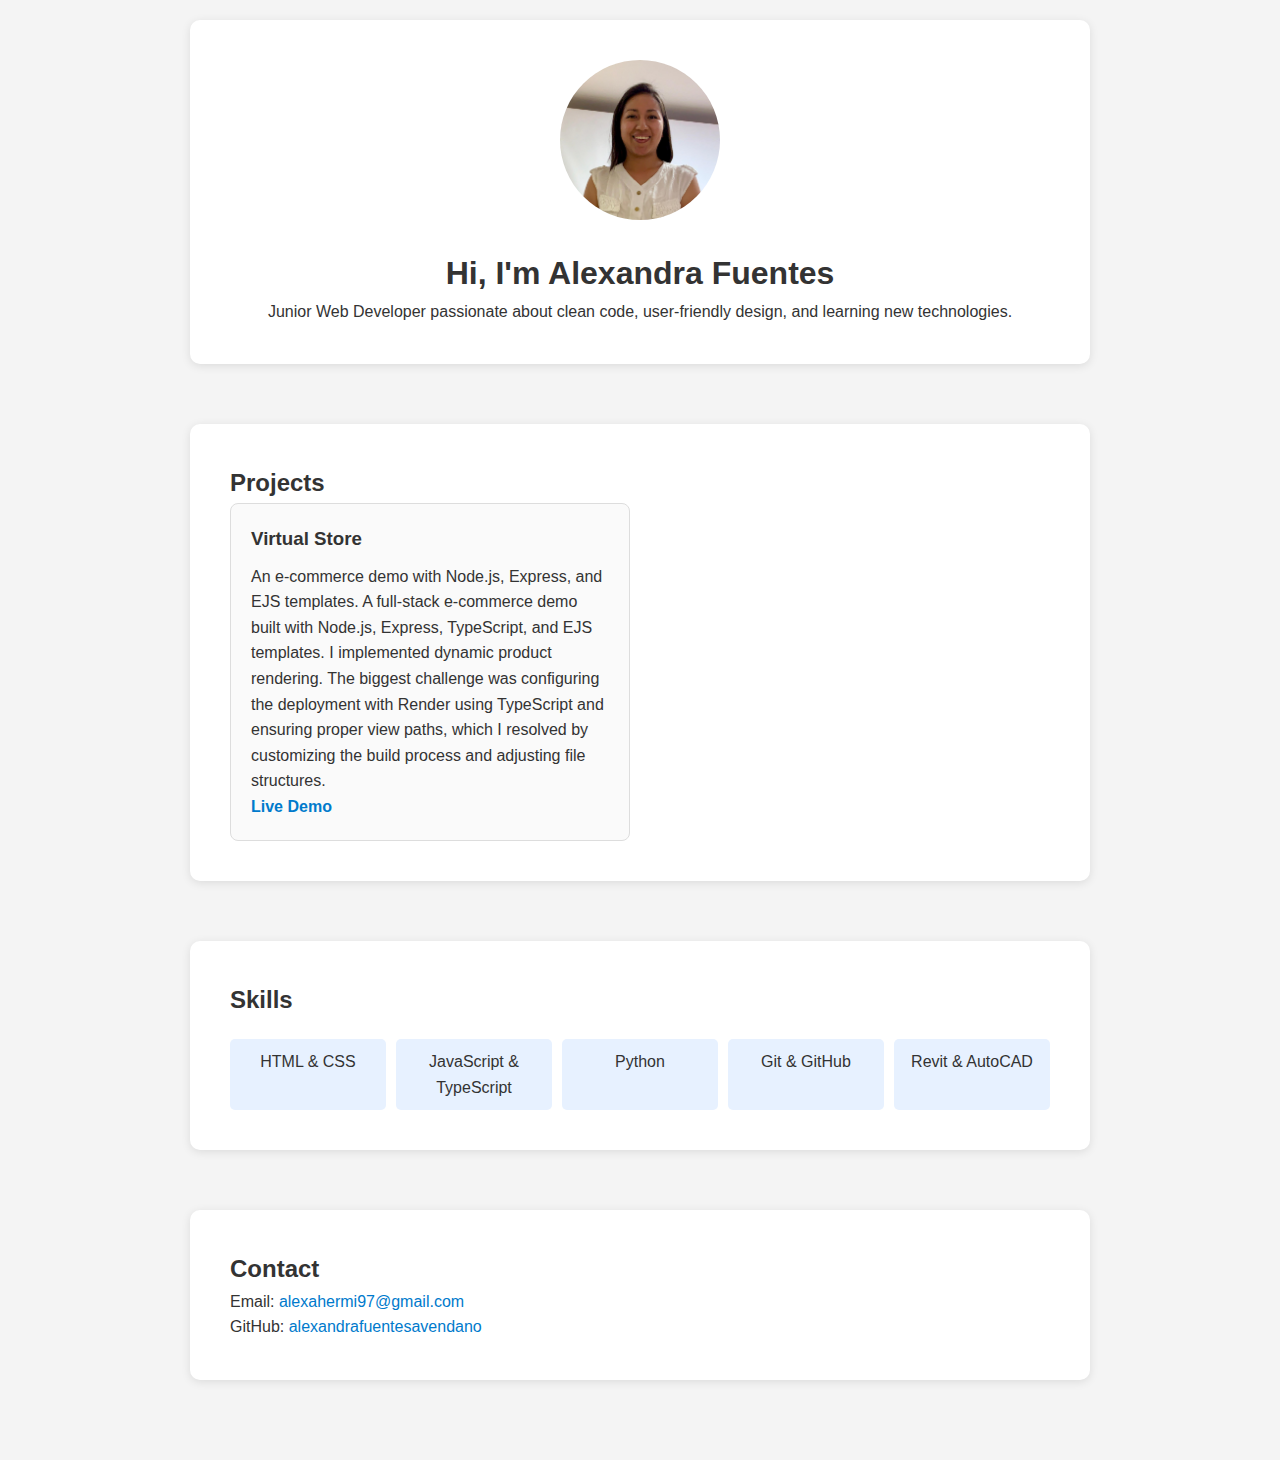
<file: index.html>
<!DOCTYPE html>
<html lang="en">

<head>
    <meta charset="UTF-8">
    <title>Alexandra Fuentes - Portfolio</title>
    <meta name="viewport" content="width=device-width, initial-scale=1.0">
    <link rel="stylesheet" href="style.css">
</head>

<body>

    <!-- HEADER / HERO -->
    <section class="hero">
        <img src="img/mi-foto.jpg" alt="Alexandra Fuentes" class="profile-pic">
        <h1>Hi, I'm Alexandra Fuentes</h1>
        <p>Junior Web Developer passionate about clean code, user-friendly design, and learning new technologies.</p>
    </section>

    <!-- PROJECTS -->
    <section class="projects">
        <h2>Projects</h2>
        <div class="project-list">

            <div class="project-card">
                <h3>Virtual Store</h3>
                <p> An e-commerce demo with Node.js, Express, and EJS templates.
                    A full-stack e-commerce demo built with Node.js, Express, TypeScript, and EJS templates.
                    I implemented dynamic product rendering.
                    The biggest challenge was configuring the deployment with Render using TypeScript and ensuring
                    proper view paths,
                    which I resolved by customizing the build process and adjusting file structures.
                </p>
                <a href="https://individual-ecommerce-project.onrender.com" target="_blank">Live Demo</a>
            </div>
        </div>
    </section>

    <!-- SKILLS -->
    <section class="skills">
        <h2>Skills</h2>
        <ul>
            <li>HTML & CSS</li>
            <li>JavaScript & TypeScript</li>
            <li>Python</li>
            <li>Git & GitHub</li>
            <li>Revit & AutoCAD</li>
        </ul>
    </section>

    <!-- CONTACT -->
    <section class="contact">
        <h2>Contact</h2>
        <p>Email: <a href="mailto:alexahermi97@gmail.com">alexahermi97@gmail.com</a></p>
        <p>GitHub: <a href="https://github.com/alexandrafuentesavendano" target="_blank">alexandrafuentesavendano</a>
        </p>
    </section>

</body>

</html>
</file>
<file: style.css>
* {
    margin: 0;
    padding: 0;
    box-sizing: border-box;
}

body {
    font-family: 'Segoe UI', sans-serif;
    background-color: #f4f4f4;
    color: #333;
    line-height: 1.6;
    padding: 20px;
}

section {
    max-width: 900px;
    margin: 0 auto 60px auto;
    background: white;
    padding: 40px;
    border-radius: 10px;
    box-shadow: 0 2px 10px rgba(0, 0, 0, 0.1);
}

/* HERO */
.hero {
    text-align: center;
}

.profile-pic {
    width: 160px;
    height: 160px;
    border-radius: 50%;
    object-fit: cover;
    margin-bottom: 20px;
}

/* PROJECTS */
.projects .project-list {
    display: grid;
    gap: 20px;
    grid-template-columns: 1fr 1fr;
}

.project-card {
    background: #fafafa;
    border: 1px solid #ddd;
    border-radius: 8px;
    padding: 20px;
    text-align: left;
}

.project-card h3 {
    margin-bottom: 10px;
}

.project-card a {
    color: #007acc;
    text-decoration: none;
    font-weight: bold;
}

/* SKILLS */
.skills ul {
    list-style: none;
    display: grid;
    grid-template-columns: repeat(auto-fit, minmax(140px, 1fr));
    gap: 10px;
    margin-top: 20px;
}

.skills li {
    background: #e7f1ff;
    padding: 10px 15px;
    border-radius: 5px;
    text-align: center;
}

/* CONTACT */
.contact a {
    color: #007acc;
    text-decoration: none;
}

@media (max-width: 700px) {
    .projects .project-list {
        grid-template-columns: 1fr;
    }
}
</file>
